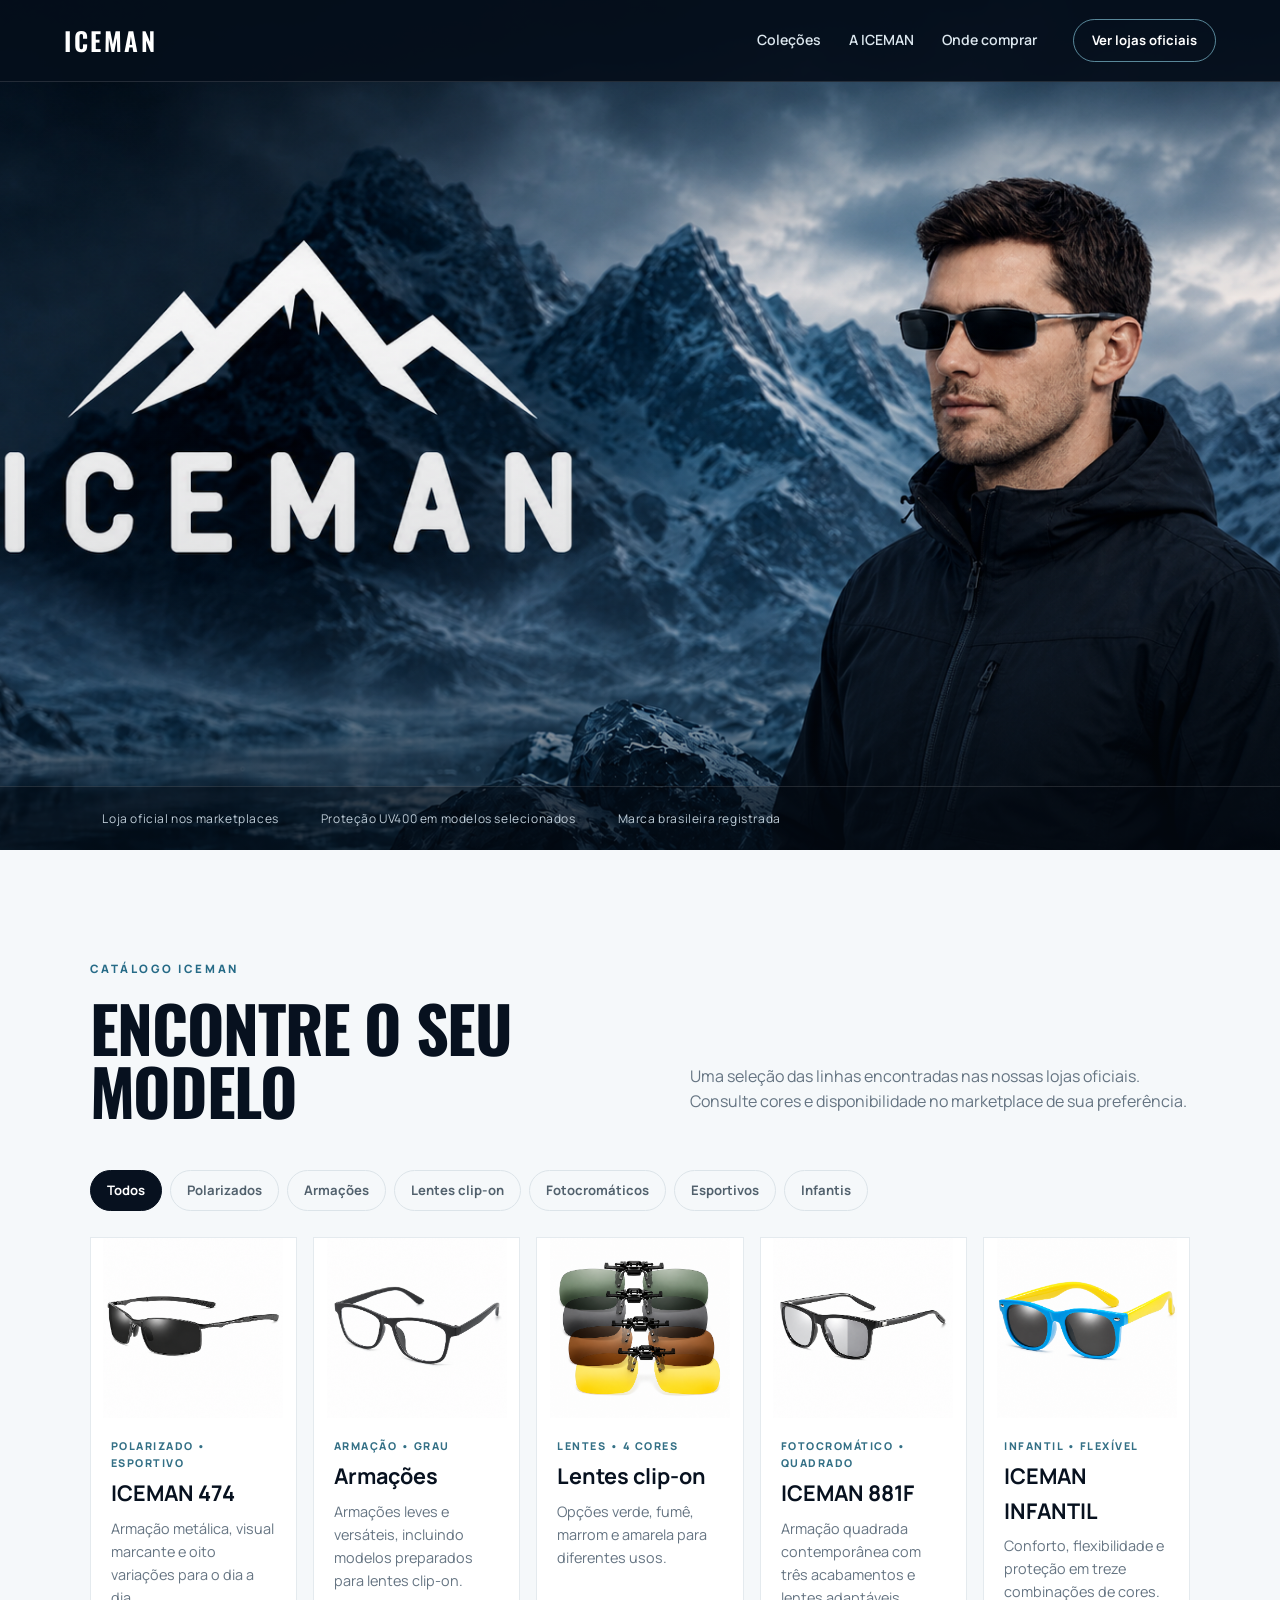
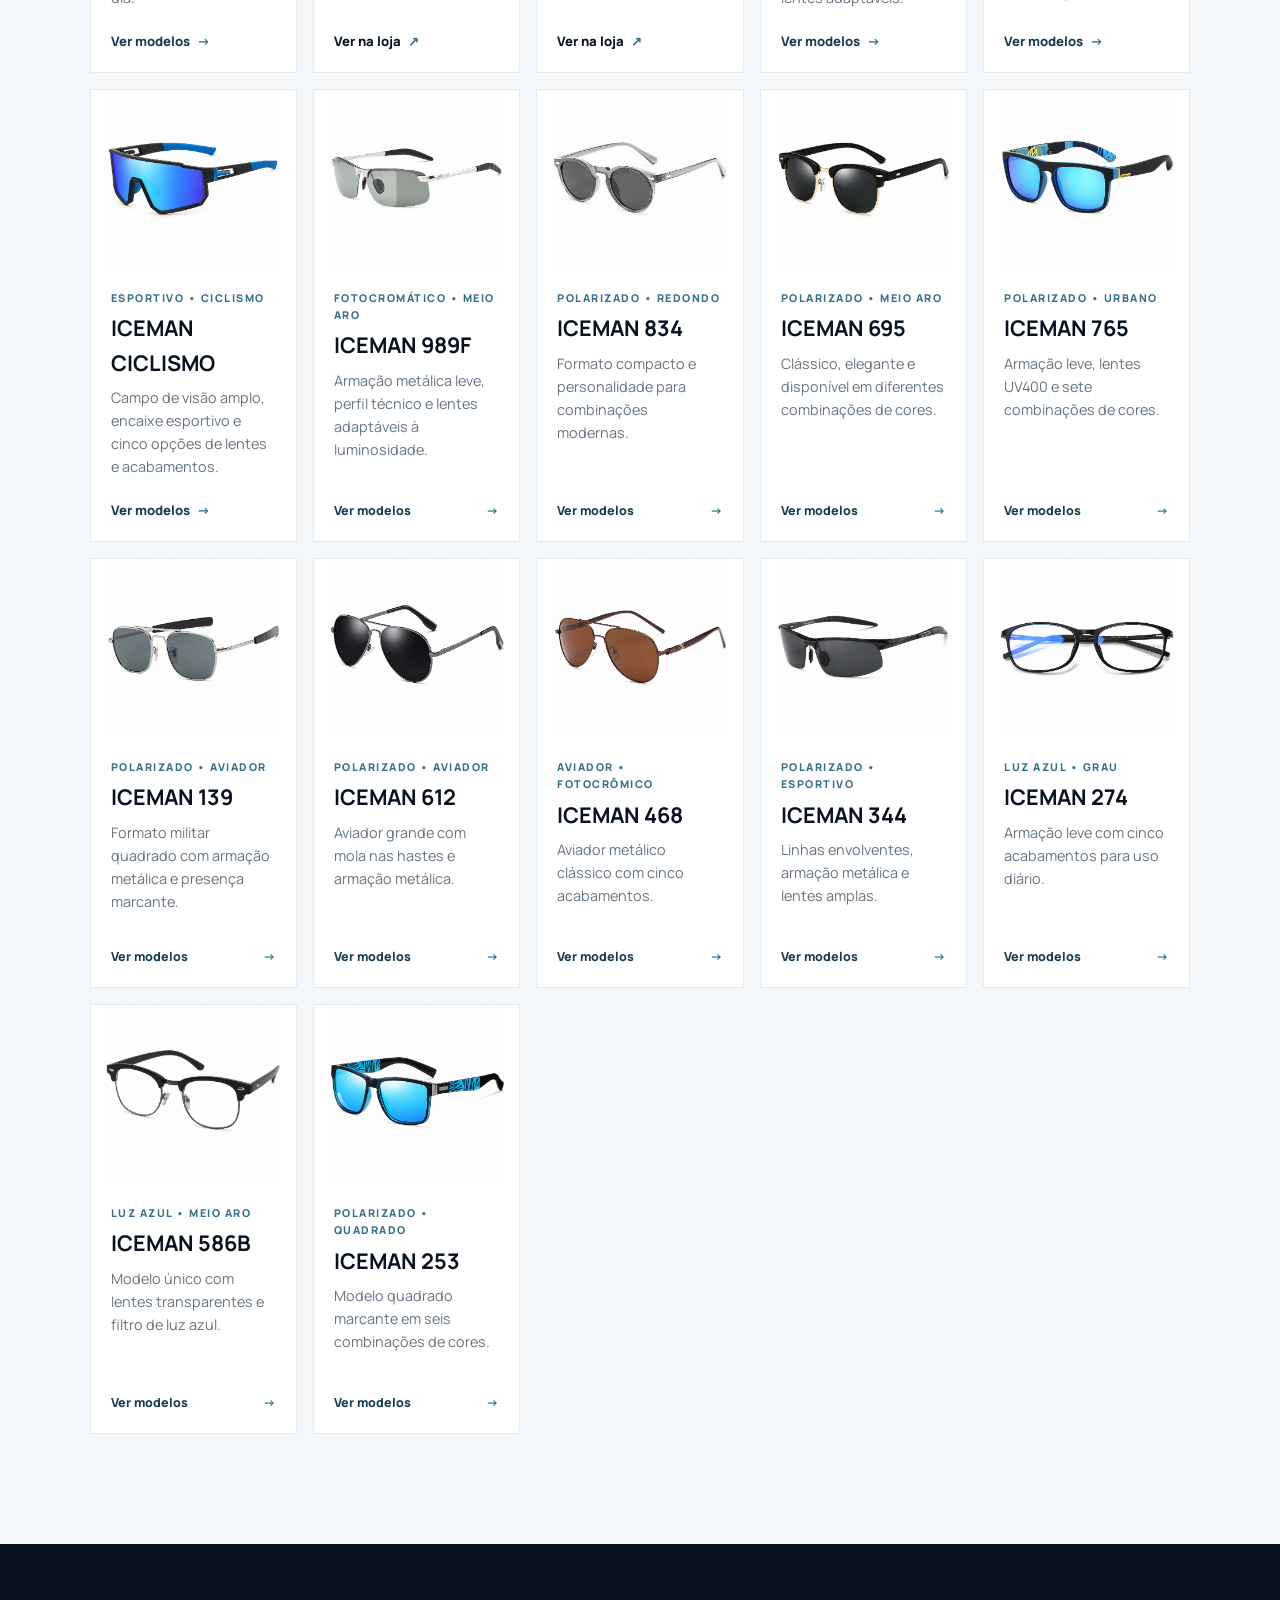
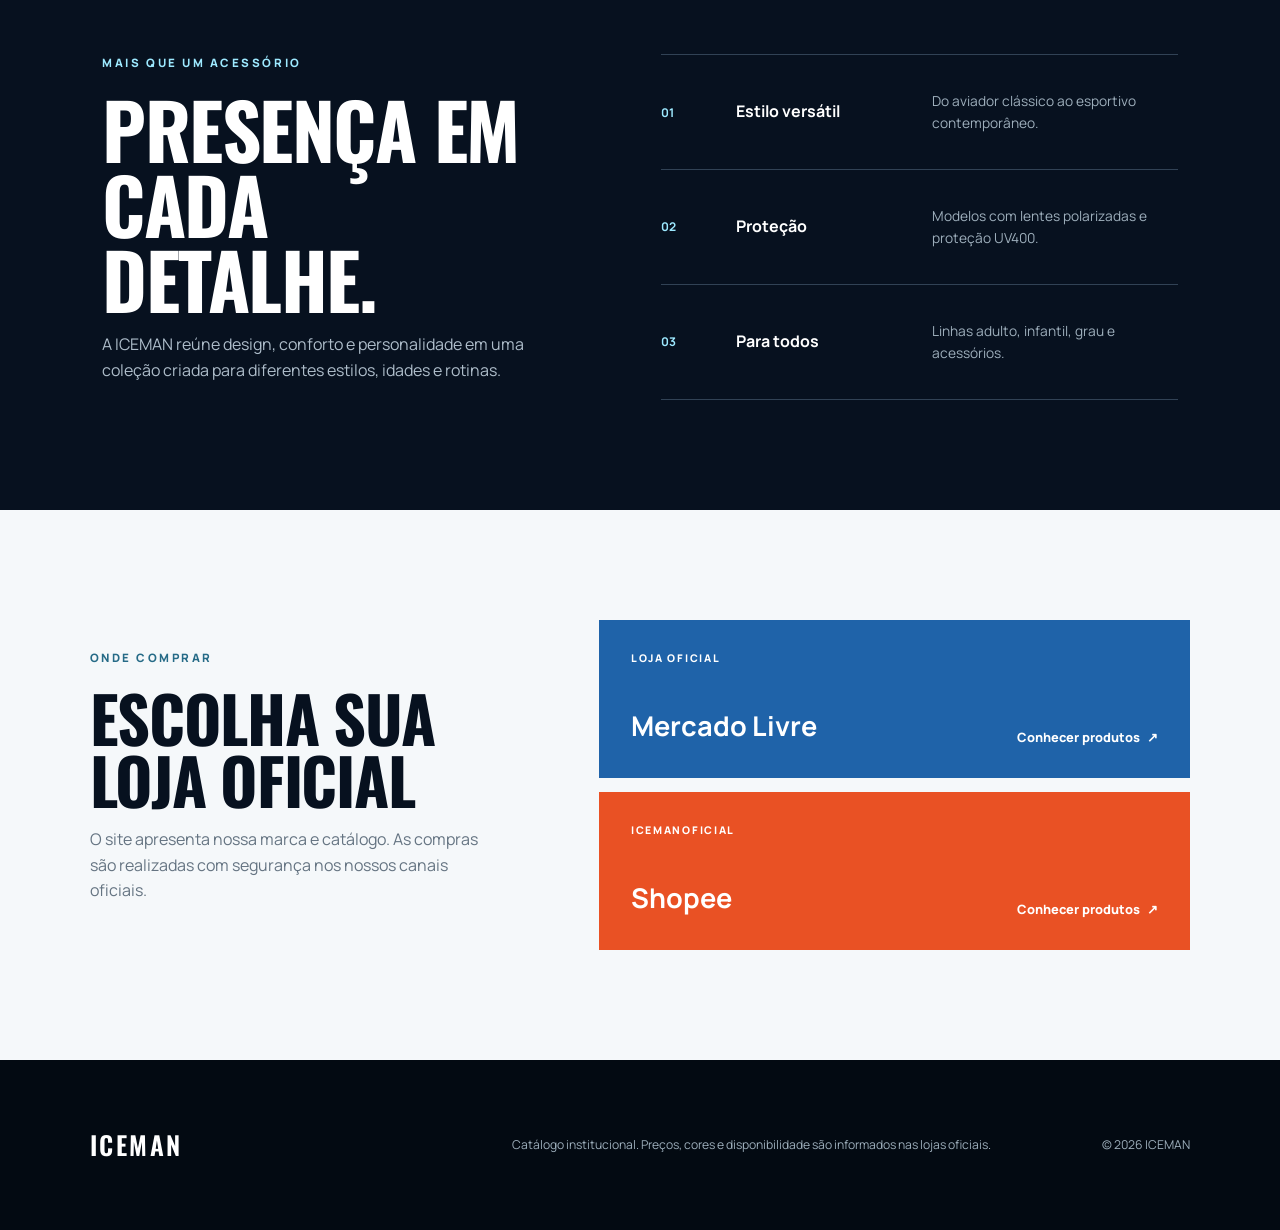
<file: index.html>
<!doctype html>
<html lang="pt-BR">
<head>
  <meta charset="utf-8">
  <meta name="viewport" content="width=device-width, initial-scale=1">
  <meta name="description" content="Conheça a ICEMAN: óculos de sol, polarizados, fotocromáticos, esportivos, infantis e clip-on. Encontre nossos produtos nas lojas oficiais.">
  <meta name="theme-color" content="#07111f">
  <title>ICEMAN</title>
  <link rel="preconnect" href="https://fonts.googleapis.com">
  <link rel="preconnect" href="https://fonts.gstatic.com" crossorigin>
  <link href="https://fonts.googleapis.com/css2?family=Manrope:wght@400;500;600;700;800&family=Oswald:wght@500;600&display=swap" rel="stylesheet">
  <link rel="icon" type="image/jpeg" href="favicon.jpeg">
  <link rel="stylesheet" href="styles.css">
  <link rel="stylesheet" href="catalog.css">
  <link rel="stylesheet" href="enhancements.css">
</head>
<body>
  <header class="site-header" id="topo">
    <a class="brand" href="#topo" aria-label="ICEMAN — início">
      <span class="brand-word">ICEMAN</span>
    </a>
    <button class="menu-toggle" type="button" aria-expanded="false" aria-controls="nav">Menu</button>
    <nav id="nav" aria-label="Navegação principal">
      <a href="#colecoes">Coleções</a>
      <a href="#diferenciais">A ICEMAN</a>
      <a href="#onde-comprar">Onde comprar</a>
    </nav>
    <a class="header-cta" href="#onde-comprar">Ver lojas oficiais</a>
  </header>

  <main>
    <section class="hero" aria-labelledby="hero-title">
      <img class="hero-image" src="hero-iceman-montanhas-v2.png" alt="Homem usando óculos ICEMAN diante de uma paisagem de montanhas">
      <img class="hero-mobile-logo" src="favicon.jpeg" alt="ICEMAN">
      <div class="hero-overlay"></div>
      <div class="hero-content">
        <span class="eyebrow">DESIGN • CONFORTO • PERSONALIDADE</span>
        <h1 id="hero-title">Seu estilo.<br><span>Sua visão.</span></h1>
        <p>Óculos para acompanhar todos os seus momentos — do clássico ao esportivo, com proteção e presença.</p>
        <div class="hero-actions">
          <a class="button primary" href="#colecoes">Explorar catálogo</a>
          <a class="button secondary" href="#onde-comprar">Onde comprar</a>
        </div>
      </div>
      <div class="hero-foot">
        <span>Loja oficial nos marketplaces</span>
        <span>Proteção UV400 em modelos selecionados</span>
        <span>Marca brasileira registrada</span>
      </div>
    </section>

    <section class="catalog section" id="colecoes" aria-labelledby="catalog-title">
      <div class="section-heading">
        <div>
          <span class="eyebrow dark">CATÁLOGO ICEMAN</span>
          <h2 id="catalog-title">Encontre o seu modelo</h2>
        </div>
        <p>Uma seleção das linhas encontradas nas nossas lojas oficiais. Consulte cores e disponibilidade no marketplace de sua preferência.</p>
      </div>

      <div class="filters" role="group" aria-label="Filtrar catálogo">
        <button class="filter active" type="button" data-filter="todos" aria-pressed="true">Todos</button><button class="filter" type="button" data-filter="polarizado" aria-pressed="false">Polarizados</button><button class="filter" type="button" data-filter="armacao" aria-pressed="false">Armações</button><button class="filter" type="button" data-filter="lentes-clipon" aria-pressed="false">Lentes clip-on</button><button class="filter" type="button" data-filter="fotocromatico" aria-pressed="false">Fotocromáticos</button><button class="filter" type="button" data-filter="esportivo" aria-pressed="false">Esportivos</button><button class="filter" type="button" data-filter="infantil" aria-pressed="false">Infantis</button>
      </div>
      <div class="product-grid" aria-live="polite">
        <article class="product-card" data-category="polarizado"><div class="card-art photo-art"><img src="products/474/05-preto.png" alt="Óculos polarizado preto ICEMAN 474"></div><div class="card-copy"><span class="product-type">Polarizado • Esportivo</span><h3>ICEMAN 474</h3><p>Armação metálica, visual marcante e oito variações para o dia a dia.</p><a class="card-detail-link" href="produto/?modelo=474">Ver modelos <span aria-hidden="true">→</span></a></div></article>
        <article class="product-card" data-category="armacao"><div class="card-art photo-art"><img src="products/catalog/iceman-armacao-clipon.png" alt="Armação de grau preta ICEMAN para sistema clip-on"></div><div class="card-copy"><span class="product-type">Armação • Grau</span><h3>Armações</h3><p>Armações leves e versáteis, incluindo modelos preparados para lentes clip-on.</p><a href="https://shopee.com.br/icemanoficial" target="_blank" rel="noopener">Ver na loja <span aria-hidden="true">↗</span></a></div></article>
        <article class="product-card" data-category="lentes-clipon"><div class="card-art photo-art"><img src="products/catalog/iceman-lentes-clipon.png" alt="Conjunto de lentes clip-on ICEMAN em quatro cores"></div><div class="card-copy"><span class="product-type">Lentes • 4 cores</span><h3>Lentes clip-on</h3><p>Opções verde, fumê, marrom e amarela para diferentes usos.</p><a href="https://shopee.com.br/icemanoficial" target="_blank" rel="noopener">Ver na loja <span aria-hidden="true">↗</span></a></div></article>
        <article class="product-card" data-category="fotocromatico"><div class="card-art photo-art"><img src="products/881F/03-preto.png" alt="Óculos fotocromático preto ICEMAN 881F"></div><div class="card-copy"><span class="product-type">Fotocromático • Quadrado</span><h3>ICEMAN 881F</h3><p>Armação quadrada contemporânea com três acabamentos e lentes adaptáveis.</p><a class="card-detail-link" href="produto/?modelo=881F">Ver modelos <span aria-hidden="true">→</span></a></div></article>
        <article class="product-card" data-category="infantil polarizado"><div class="card-art photo-art"><img src="products/infantil/01-azul-amarelo.png" alt="Óculos ICEMAN INFANTIL azul e amarelo"></div><div class="card-copy"><span class="product-type">Infantil • Flexível</span><h3>ICEMAN INFANTIL</h3><p>Conforto, flexibilidade e proteção em treze combinações de cores.</p><a class="card-detail-link" href="produto/?modelo=476">Ver modelos <span aria-hidden="true">→</span></a></div></article>
        <article class="product-card" data-category="esportivo polarizado fotocromatico"><div class="card-art photo-art"><img src="products/ciclismo/02-azul-claro.png" alt="Óculos ICEMAN CICLISMO azul"></div><div class="card-copy"><span class="product-type">Esportivo • Ciclismo</span><h3>ICEMAN CICLISMO</h3><p>Campo de visão amplo, encaixe esportivo e cinco opções de lentes e acabamentos.</p><a class="card-detail-link" href="produto/?modelo=ciclismo">Ver modelos <span aria-hidden="true">→</span></a></div></article>
        <article class="product-card" data-category="fotocromatico esportivo"><a class="product-card-link" href="produto/?modelo=989F"><div class="card-art photo-art"><img src="products/989F/01-prateado.png" alt="Óculos meio aro metálico ICEMAN 989F prateado"></div><div class="card-copy"><span class="product-type">Fotocromático • Meio aro</span><h3>ICEMAN 989F</h3><p>Armação metálica leve, perfil técnico e lentes adaptáveis à luminosidade.</p><span class="card-detail-link">Ver modelos <b aria-hidden="true">→</b></span></div></a></article>
        <article class="product-card" data-category="polarizado"><a class="product-card-link" href="produto/?modelo=834"><div class="card-art photo-art"><img src="products/834/02-transparente.png" alt="Óculos redondo transparente ICEMAN 834"></div><div class="card-copy"><span class="product-type">Polarizado • Redondo</span><h3>ICEMAN 834</h3><p>Formato compacto e personalidade para combinações modernas.</p><span class="card-detail-link">Ver modelos <b aria-hidden="true">→</b></span></div></a></article>
        <article class="product-card" data-category="polarizado"><a class="product-card-link" href="produto/?modelo=695"><div class="card-art photo-art"><img src="products/695/01-preto-lente-preta.png" alt="Óculos ICEMAN 695 preto com lente preta"></div><div class="card-copy"><span class="product-type">Polarizado • Meio aro</span><h3>ICEMAN 695</h3><p>Clássico, elegante e disponível em diferentes combinações de cores.</p><span class="card-detail-link">Ver modelos <b aria-hidden="true">→</b></span></div></a></article>
        <article class="product-card" data-category="polarizado esportivo fotocromatico"><a class="product-card-link" href="produto/?modelo=765"><div class="card-art photo-art"><img src="products/765/04-azul.png" alt="Óculos ICEMAN 765 azul espelhado"></div><div class="card-copy"><span class="product-type">Polarizado • Urbano</span><h3>ICEMAN 765</h3><p>Armação leve, lentes UV400 e sete combinações de cores.</p><span class="card-detail-link">Ver modelos <b aria-hidden="true">→</b></span></div></a></article>
        <article class="product-card" data-category="polarizado"><a class="product-card-link" href="produto/?modelo=139"><div class="card-art photo-art"><img src="products/139/01-prateado.png" alt="Óculos aviador quadrado ICEMAN 139 prateado"></div><div class="card-copy"><span class="product-type">Polarizado • Aviador</span><h3>ICEMAN 139</h3><p>Formato militar quadrado com armação metálica e presença marcante.</p><span class="card-detail-link">Ver modelos <b aria-hidden="true">→</b></span></div></a></article>
        <article class="product-card" data-category="polarizado"><a class="product-card-link" href="produto/?modelo=612"><div class="card-art photo-art"><img src="products/612/01-cinza-chumbo.png" alt="Óculos aviador ICEMAN 612 cinza chumbo"></div><div class="card-copy"><span class="product-type">Polarizado • Aviador</span><h3>ICEMAN 612</h3><p>Aviador grande com mola nas hastes e armação metálica.</p><span class="card-detail-link">Ver modelos <b aria-hidden="true">→</b></span></div></a></article>
        <article class="product-card" data-category="polarizado fotocromatico"><a class="product-card-link" href="produto/?modelo=468"><div class="card-art photo-art"><img src="products/468/01-marrom.png" alt="Óculos aviador ICEMAN 468 marrom"></div><div class="card-copy"><span class="product-type">Aviador • Fotocrômico</span><h3>ICEMAN 468</h3><p>Aviador metálico clássico com cinco acabamentos.</p><span class="card-detail-link">Ver modelos <b aria-hidden="true">→</b></span></div></a></article>
        <article class="product-card" data-category="polarizado esportivo"><a class="product-card-link" href="produto/?modelo=344"><div class="card-art photo-art"><img src="products/344/01-preto.png" alt="Óculos esportivo ICEMAN 344 preto"></div><div class="card-copy"><span class="product-type">Polarizado • Esportivo</span><h3>ICEMAN 344</h3><p>Linhas envolventes, armação metálica e lentes amplas.</p><span class="card-detail-link">Ver modelos <b aria-hidden="true">→</b></span></div></a></article>
        <article class="product-card" data-category="armacao luz-azul"><a class="product-card-link" href="produto/?modelo=274"><div class="card-art photo-art"><img src="products/274/01-preto-fosco.png" alt="Óculos de luz azul ICEMAN 274 preto fosco"></div><div class="card-copy"><span class="product-type">Luz azul • Grau</span><h3>ICEMAN 274</h3><p>Armação leve com cinco acabamentos para uso diário.</p><span class="card-detail-link">Ver modelos <b aria-hidden="true">→</b></span></div></a></article>
        <article class="product-card" data-category="armacao luz-azul"><a class="product-card-link" href="produto/?modelo=586B"><div class="card-art photo-art"><img src="products/586B/01-principal.png" alt="Óculos de luz azul ICEMAN 586B preto"></div><div class="card-copy"><span class="product-type">Luz azul • Meio aro</span><h3>ICEMAN 586B</h3><p>Modelo único com lentes transparentes e filtro de luz azul.</p><span class="card-detail-link">Ver modelos <b aria-hidden="true">→</b></span></div></a></article>
        <article class="product-card" data-category="polarizado"><a class="product-card-link" href="produto/?modelo=253"><div class="card-art photo-art"><img src="products/253/01-azul.png" alt="Óculos polarizado quadrado ICEMAN 253 azul"></div><div class="card-copy"><span class="product-type">Polarizado • Quadrado</span><h3>ICEMAN 253</h3><p>Modelo quadrado marcante em seis combinações de cores.</p><span class="card-detail-link">Ver modelos <b aria-hidden="true">→</b></span></div></a></article>
      </div>
    </section>

    <section class="manifesto" id="diferenciais" aria-labelledby="manifesto-title">
      <div class="manifesto-copy">
        <span class="eyebrow">MAIS QUE UM ACESSÓRIO</span>
        <h2 id="manifesto-title">Presença em<br>cada detalhe.</h2>
        <p>A ICEMAN reúne design, conforto e personalidade em uma coleção criada para diferentes estilos, idades e rotinas.</p>
      </div>
      <div class="benefits">
        <div><strong>01</strong><h3>Estilo versátil</h3><p>Do aviador clássico ao esportivo contemporâneo.</p></div>
        <div><strong>02</strong><h3>Proteção</h3><p>Modelos com lentes polarizadas e proteção UV400.</p></div>
        <div><strong>03</strong><h3>Para todos</h3><p>Linhas adulto, infantil, grau e acessórios.</p></div>
      </div>
    </section>

    <section class="stores section" id="onde-comprar" aria-labelledby="stores-title">
      <div class="stores-intro">
        <span class="eyebrow dark">ONDE COMPRAR</span>
        <h2 id="stores-title">Escolha sua loja oficial</h2>
        <p>O site apresenta nossa marca e catálogo. As compras são realizadas com segurança nos nossos canais oficiais.</p>
      </div>
      <div class="store-links">
        <a class="store-card ml" href="https://www.mercadolivre.com.br/loja/iceman" target="_blank" rel="noopener">
          <span class="store-label">LOJA OFICIAL</span><strong>Mercado Livre</strong><span>Conhecer produtos <b aria-hidden="true">↗</b></span>
        </a>
        <a class="store-card shopee" href="https://shopee.com.br/icemanoficial" target="_blank" rel="noopener">
          <span class="store-label">ICEMANOFICIAL</span><strong>Shopee</strong><span>Conhecer produtos <b aria-hidden="true">↗</b></span>
        </a>
      </div>
    </section>
  </main>

  <footer>
    <a class="brand footer-brand" href="#topo"><span class="brand-word">ICEMAN</span></a>
    <p>Catálogo institucional. Preços, cores e disponibilidade são informados nas lojas oficiais.</p>
    <span>© <span id="year"></span> ICEMAN</span>
  </footer>
  <script src="app.js"></script>
</body>
</html>
</file>
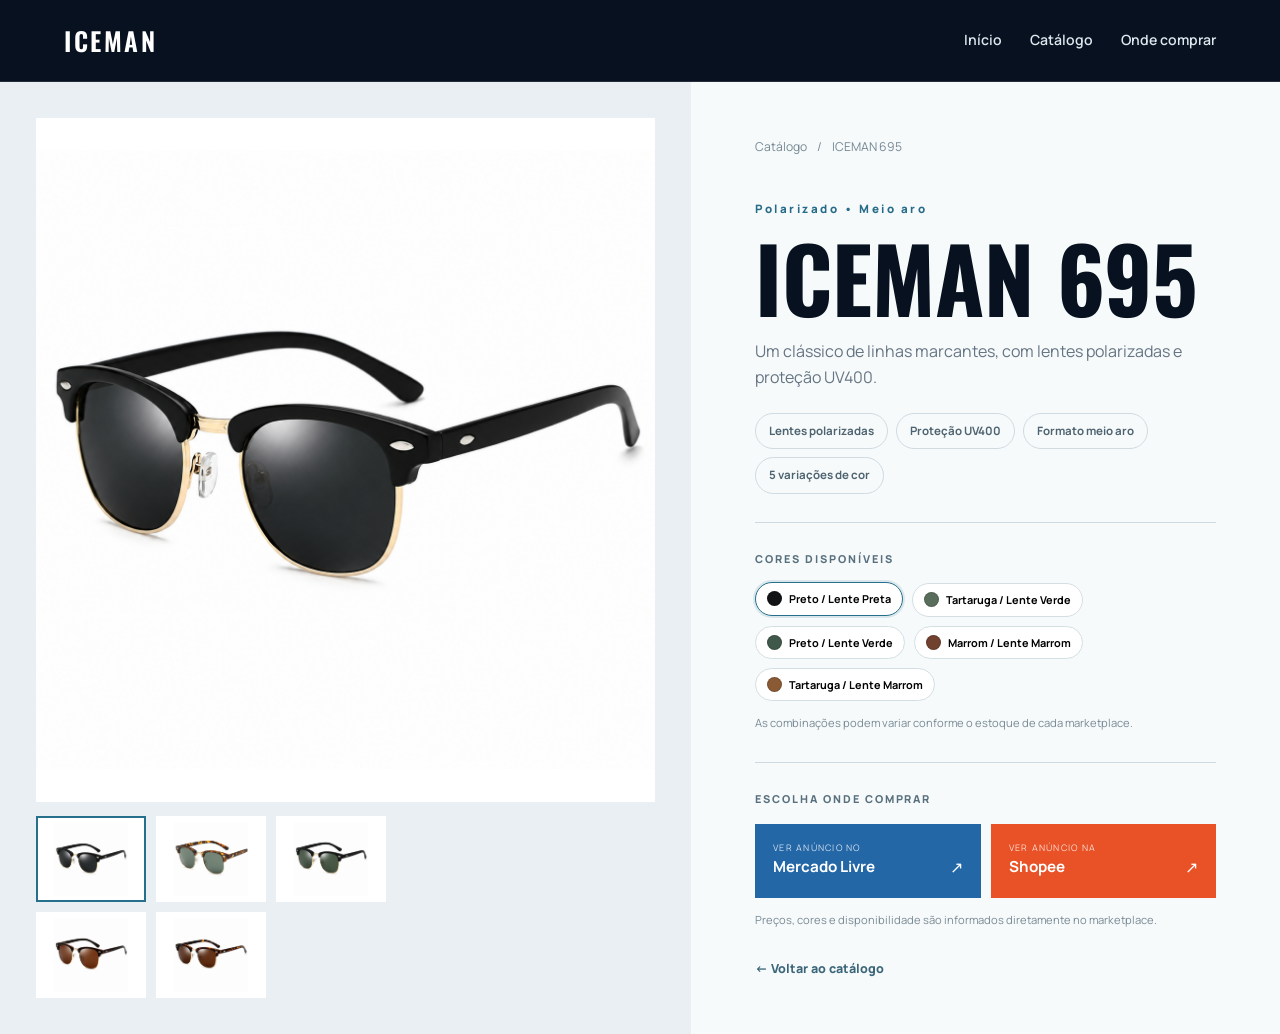
<file: produto/index.html>
<!doctype html><html lang="pt-BR"><head><meta charset="utf-8"><meta name="viewport" content="width=device-width, initial-scale=1"><meta name="description" content="Fotos, cores e canais oficiais dos óculos ICEMAN."><meta name="theme-color" content="#07111f"><title>ICEMAN</title><link rel="preconnect" href="https://fonts.googleapis.com"><link rel="preconnect" href="https://fonts.gstatic.com" crossorigin><link href="https://fonts.googleapis.com/css2?family=Manrope:wght@400;500;600;700;800&family=Oswald:wght@500;600&display=swap" rel="stylesheet"><link rel="icon" type="image/jpeg" href="../favicon.jpeg"><link rel="stylesheet" href="../styles.css"><link rel="stylesheet" href="../catalog.css"><link rel="stylesheet" href="../enhancements.css"></head>
<body class="inner-page product-page-body"><header class="site-header inner-header"><a class="brand" href="../"><span class="brand-word">ICEMAN</span></a><button class="menu-toggle" type="button" aria-expanded="false" aria-controls="nav">Menu</button><nav id="nav" aria-label="Navegação principal"><a href="../">Início</a><a href="../#colecoes">Catálogo</a><a href="../#onde-comprar">Onde comprar</a></nav></header>
<main class="product-detail"><section class="gallery-panel"><div class="gallery-main"><img id="main-image" src="" alt=""></div><div class="gallery-thumbs" id="gallery-thumbs"></div></section><section class="product-information"><div class="detail-breadcrumb"><a href="../#colecoes">Catálogo</a><span>/</span><span id="breadcrumb-model">Modelo</span></div><span class="eyebrow dark" id="product-label">ICEMAN</span><h1 id="product-name">Modelo ICEMAN</h1><p class="product-description" id="product-description"></p><ul class="detail-list" id="detail-list"></ul><div class="color-block" id="color-block"><span>CORES DISPONÍVEIS</span><div class="color-list" id="color-list"></div><p>As combinações podem variar conforme o estoque de cada marketplace.</p></div><div class="buy-block"><span>ESCOLHA ONDE COMPRAR</span><div class="market-buttons"><a class="market-button ml-button" id="ml-link" target="_blank" rel="noopener"><small>VER ANÚNCIO NO</small><strong>Mercado Livre</strong><b aria-hidden="true">↗</b></a><a class="market-button shopee-button" id="shopee-link" target="_blank" rel="noopener"><small>VER ANÚNCIO NA</small><strong>Shopee</strong><b aria-hidden="true">↗</b></a></div><p>Preços, cores e disponibilidade são informados diretamente no marketplace.</p></div><a class="back-catalog" href="../#colecoes">← Voltar ao catálogo</a></section></main>
<script src="../catalog-data.js"></script><script src="produto.js"></script><script src="../app.js"></script></body></html>
</file>
<file: styles.css>
:root{--ink:#07111f;--blue:#0e2c48;--ice:#9de9ff;--paper:#f5f8fa;--white:#fff;--muted:#657482;--line:#dce4e9;--orange:#f15a29}*{box-sizing:border-box}html{scroll-behavior:smooth}body{margin:0;background:var(--paper);color:var(--ink);font-family:Manrope,Arial,sans-serif;font-size:16px;line-height:1.6}a{color:inherit;text-decoration:none}button{font:inherit}.site-header{height:82px;padding:0 clamp(20px,5vw,76px);display:flex;align-items:center;gap:36px;background:rgba(5,14,27,.94);color:white;position:absolute;z-index:10;width:100%;border-bottom:1px solid rgba(255,255,255,.12)}.brand{display:inline-flex;align-items:flex-end;gap:8px;line-height:1}.brand-word{font-family:Oswald,sans-serif;font-size:1.6rem;font-weight:600;letter-spacing:.1em}.brand-tag{font-size:.54rem;letter-spacing:.23em;color:var(--ice);padding-bottom:3px}.site-header nav{margin-left:auto;display:flex;gap:28px}.site-header nav a{font-size:.88rem;font-weight:600;color:#dce7ef}.site-header nav a:hover{color:var(--ice)}.header-cta{border:1px solid rgba(157,233,255,.55);padding:10px 18px;border-radius:999px;font-size:.82rem;font-weight:700}.menu-toggle{display:none;background:none;border:1px solid #385269;color:white;border-radius:999px;padding:7px 14px}.hero{height:min(850px,100vh);min-height:700px;position:relative;display:flex;align-items:center;color:white;overflow:hidden;background:#07111f}.hero-image{position:absolute;inset:0;width:100%;height:100%;object-fit:cover;object-position:center}.hero-overlay{position:absolute;inset:0;background:linear-gradient(90deg,rgba(2,9,18,.95) 0%,rgba(3,12,24,.78) 37%,rgba(3,10,18,.12) 72%),linear-gradient(0deg,rgba(3,10,18,.6),transparent 35%)}.hero-content{position:relative;z-index:1;width:min(700px,80%);margin-left:clamp(24px,8vw,130px);padding-top:50px}.eyebrow{display:block;font-size:.72rem;font-weight:800;letter-spacing:.22em;color:var(--ice);margin-bottom:18px}.eyebrow.dark{color:#266b87}.hero h1,.section h2,.manifesto h2{font-family:Oswald,sans-serif;text-transform:uppercase;line-height:.98;margin:0;letter-spacing:-.02em}.hero h1{font-size:clamp(4rem,8.2vw,8rem)}.hero h1 span{color:var(--ice)}.hero-content p{max-width:570px;font-size:clamp(1rem,1.35vw,1.2rem);color:#d5e1e9;margin:24px 0 34px}.hero-actions{display:flex;gap:13px;flex-wrap:wrap}.button{padding:13px 23px;border-radius:4px;font-size:.88rem;font-weight:800}.button.primary{background:var(--ice);color:var(--ink)}.button.secondary{border:1px solid rgba(255,255,255,.45);color:white}.hero-foot{position:absolute;z-index:1;bottom:0;left:0;right:0;padding:22px clamp(24px,8vw,130px);display:flex;gap:42px;color:#bfcdd8;font-size:.75rem;letter-spacing:.05em;border-top:1px solid rgba(255,255,255,.12);background:rgba(3,10,18,.36)}.section{padding:110px clamp(20px,7vw,112px)}.section-heading{display:flex;justify-content:space-between;align-items:end;gap:40px;margin-bottom:48px}.section-heading h2,.stores h2{font-size:clamp(2.7rem,5vw,5.4rem)}.section-heading p{max-width:500px;color:var(--muted);margin:0 0 7px}.filters{display:flex;gap:8px;flex-wrap:wrap;margin-bottom:26px}.filter{border:1px solid var(--line);background:transparent;border-radius:999px;padding:9px 16px;color:#52616d;font-size:.82rem;font-weight:700;cursor:pointer}.filter.active,.filter:hover{background:var(--ink);color:white;border-color:var(--ink)}.product-grid{display:grid;grid-template-columns:repeat(3,1fr);gap:16px}.product-card{background:white;border:1px solid #e4eaee;min-height:430px;display:flex;flex-direction:column;transition:.25s ease}.product-card:hover{transform:translateY(-4px);box-shadow:0 18px 45px rgba(7,17,31,.09)}.card-art{height:210px;position:relative;overflow:hidden;background:linear-gradient(135deg,#d9eef6,#f6fbfd)}.card-art:before{content:"";position:absolute;width:180px;height:180px;border-radius:50%;background:rgba(255,255,255,.52);right:-35px;top:-55px}.card-art:after{content:"";position:absolute;width:170px;height:2px;background:#a6c7d5;left:50%;top:51%;transform:translateX(-50%)}.card-art span,.card-art span:before{position:absolute;display:block;border:8px solid #122233;width:88px;height:53px;border-radius:25px 25px 32px 32px;top:76px;z-index:1}.card-art span{left:calc(50% - 94px)}.card-art span:before{content:"";left:88px;top:-8px}.card-art span:after{content:"";position:absolute;left:77px;top:13px;width:19px;border-top:7px solid #122233}.card-art.aviator{background:linear-gradient(135deg,#ccdbe3,#eff5f7)}.card-art.aviator span,.card-art.aviator span:before{border-width:5px;border-radius:45% 45% 55% 55%;height:68px}.card-art.clipon{background:linear-gradient(135deg,#d6e5ff,#eef3ff)}.card-art.clipon span,.card-art.clipon span:before{border-color:#354a78}.card-art.photochromic{background:linear-gradient(135deg,#d4e8ec,#90b5c3)}.card-art.photochromic span,.card-art.photochromic span:before{background:linear-gradient(135deg,rgba(10,28,39,.08),rgba(10,28,39,.6))}.card-art.kids{background:linear-gradient(135deg,#a4e1f4,#e7f8fd)}.card-art.kids span,.card-art.kids span:before{border-color:#14617c;border-radius:38%;transform:scale(.85)}.card-art.sport{background:linear-gradient(135deg,#9fbed2,#dfeaf0)}.card-art.sport span{width:190px;height:72px;left:calc(50% - 95px);border-radius:12px 12px 48px 48px;background:rgba(17,38,58,.6)}.card-art.sport span:before,.card-art.sport span:after{display:none}.card-art.round{background:linear-gradient(135deg,#d7c9b7,#f3ede6)}.card-art.round span,.card-art.round span:before{border-radius:50%;height:78px;width:78px}.card-art.round span:before{left:83px}.card-art.round span:after{left:69px;width:24px}.card-copy{padding:24px;display:flex;flex-direction:column;flex:1}.product-type{font-size:.67rem;letter-spacing:.14em;font-weight:800;color:#347086;text-transform:uppercase}.card-copy h3{font-size:1.55rem;margin:4px 0 6px}.card-copy p{font-size:.9rem;color:var(--muted);margin:0 0 22px}.card-copy a{margin-top:auto;font-size:.82rem;font-weight:800}.card-copy a span{color:#347086;margin-left:4px}.product-card.is-hidden{display:none}.manifesto{background:var(--ink);color:white;padding:110px clamp(20px,8vw,130px);display:grid;grid-template-columns:1fr 1.2fr;gap:10vw}.manifesto h2{font-size:clamp(3rem,6vw,6.5rem)}.manifesto-copy p{color:#aebdca;max-width:500px}.benefits{display:grid;grid-template-columns:1fr;border-top:1px solid #314255}.benefits>div{display:grid;grid-template-columns:55px 1fr 1.4fr;align-items:center;gap:20px;border-bottom:1px solid #314255;padding:28px 0}.benefits strong{color:var(--ice);font-size:.75rem}.benefits h3{font-size:1rem;margin:0}.benefits p{font-size:.86rem;color:#9eafbc;margin:0}.stores{display:grid;grid-template-columns:.8fr 1.2fr;gap:9vw;align-items:center}.stores-intro p{color:var(--muted);max-width:500px}.store-links{display:grid;gap:14px}.store-card{padding:30px 32px;min-height:158px;display:grid;grid-template-columns:1fr auto;align-items:end;color:white;transition:.2s}.store-card:hover{transform:translateX(5px)}.store-card strong{font-size:1.7rem}.store-card>span:last-child{font-size:.8rem;font-weight:800}.store-label{grid-column:1/-1;font-size:.66rem;font-weight:800;letter-spacing:.16em;align-self:start}.store-card.ml{background:#1f63a9}.store-card.shopee{background:#e95124}.store-card b{margin-left:4px}footer{background:#030a12;color:#9daebb;min-height:170px;padding:48px clamp(20px,7vw,112px);display:grid;grid-template-columns:1fr 2fr auto;gap:40px;align-items:center;font-size:.76rem}.footer-brand{color:white}.footer-brand .brand-tag{color:var(--ice)}footer p{text-align:center}@media(max-width:900px){.site-header{height:68px}.site-header nav{position:absolute;top:68px;left:0;right:0;margin:0;background:#07111f;padding:18px 24px;display:none;flex-direction:column}.site-header nav.open{display:flex}.header-cta{display:none}.menu-toggle{display:block;margin-left:auto}.hero{min-height:760px}.hero-image{object-position:60% center}.hero-overlay{background:linear-gradient(90deg,rgba(2,9,18,.94),rgba(3,12,24,.58)),linear-gradient(0deg,rgba(3,10,18,.72),transparent)}.hero-content{margin-left:24px;width:calc(100% - 48px)}.hero-foot{padding:16px 24px;gap:15px;flex-wrap:wrap}.section{padding:78px 20px}.section-heading{display:block}.section-heading p{margin-top:20px}.product-grid{grid-template-columns:repeat(2,1fr)}.manifesto{grid-template-columns:1fr;padding:78px 24px}.stores{grid-template-columns:1fr}.benefits>div{grid-template-columns:36px 1fr}.benefits p{grid-column:2}footer{grid-template-columns:1fr;text-align:center;gap:15px}footer p{text-align:center;margin:0}}@media(max-width:590px){.hero h1{font-size:3.9rem}.hero-content p{font-size:1rem}.hero-foot span{width:100%}.product-grid{grid-template-columns:1fr}.product-card{min-height:400px}.section-heading h2,.stores h2{font-size:2.9rem}.filters{flex-wrap:nowrap;overflow-x:auto;padding-bottom:8px}.filter{white-space:nowrap}.benefits>div{padding:22px 0}.store-card{grid-template-columns:1fr}.store-card>span:last-child{margin-top:15px}.manifesto h2{font-size:3.8rem}}
</file>
<file: catalog.css>
.product-card-link{display:flex;flex-direction:column;height:100%}.photo-art{background:#f4f7f8}.photo-art:before,.photo-art:after{display:none}.photo-art img{width:100%;height:100%;object-fit:contain;display:block}.card-detail-link{margin-top:auto;font-size:.78rem;font-weight:800;color:#183d50}.card-detail-link b{float:right;color:#27708b}.inner-page{background:#edf3f6}.inner-header{position:relative;background:#07111f}.product-page-body{background:#07111f}.product-detail{min-height:calc(100vh - 82px);display:grid;grid-template-columns:1.08fr .92fr}.gallery-panel{background:#e9eff2;padding:36px;display:grid;grid-template-rows:minmax(0,1fr) auto;gap:14px;min-width:0}.gallery-main{background:white;min-height:590px;display:grid;place-items:center;overflow:hidden}.gallery-main img{width:100%;height:100%;max-height:690px;object-fit:contain}.gallery-thumbs{display:grid;grid-template-columns:repeat(3,110px);gap:10px}.gallery-thumb{height:86px;border:2px solid transparent;background:white;padding:4px;cursor:pointer}.gallery-thumb.active{border-color:#27708b}.gallery-thumb img{width:100%;height:100%;object-fit:contain}.product-information{background:#f7fafb;padding:55px clamp(30px,5vw,78px);display:flex;flex-direction:column;justify-content:center}.detail-breadcrumb{display:flex;gap:10px;font-size:.76rem;color:#748793;margin-bottom:44px}.detail-breadcrumb a:hover{color:#27708b}.product-information h1{font-family:Oswald,sans-serif;font-size:clamp(4rem,7vw,7rem);line-height:.9;margin:0;color:#07111f}.product-description{max-width:580px;color:#657482;font-size:1rem;margin:22px 0}.detail-list{padding:0;margin:0 0 28px;display:flex;flex-wrap:wrap;gap:8px;list-style:none}.detail-list li{border:1px solid #cfdbe1;border-radius:999px;padding:8px 13px;font-size:.72rem;font-weight:700;color:#4e6370}.color-block{border-top:1px solid #cfdae0;padding:22px 0}.color-block>span,.buy-block>span{font-size:.68rem;letter-spacing:.18em;font-weight:800;color:#58707e}.color-list{display:flex;flex-wrap:wrap;gap:9px;margin:13px 0}.color-item{display:inline-flex;align-items:center;gap:7px;border:1px solid #d4dfe4;background:white;border-radius:999px;padding:7px 11px;font-size:.68rem;font-weight:700}.color-item i{width:15px;height:15px;border-radius:50%;border:1px solid rgba(0,0,0,.15)}.color-block p,.buy-block p{font-size:.7rem;color:#788a95;margin:8px 0}.buy-block{border-top:1px solid #cfdae0;padding-top:22px}.market-buttons{display:grid;grid-template-columns:1fr 1fr;gap:10px;margin:13px 0}.market-button{color:white;padding:17px 18px;display:grid;grid-template-columns:1fr auto;transition:transform .2s ease}.market-button:hover{transform:translateY(-3px)}.market-button small{grid-column:1/-1;font-size:.56rem;letter-spacing:.14em;opacity:.8}.market-button strong{font-size:.95rem}.market-button b{font-weight:400}.ml-button{background:#2467a7}.shopee-button{background:#e95226}.back-catalog{margin-top:22px;font-size:.78rem;font-weight:800;color:#3b6679}
@media(max-width:900px){.product-detail{grid-template-columns:1fr}.gallery-main{min-height:470px}.product-information{padding:50px 24px}.gallery-panel{padding:20px}.gallery-thumbs{grid-template-columns:repeat(3,1fr)}}
@media(max-width:590px){.gallery-main{min-height:360px}.gallery-thumb{height:72px}.market-buttons{grid-template-columns:1fr}.product-information h1{font-size:4.3rem}}
</file>
<file: enhancements.css>
.hero-image{object-position:center center}
.hero-mobile-logo{display:none}
.hero-overlay{background:linear-gradient(0deg,rgba(3,10,18,.68) 0%,rgba(3,10,18,.12) 28%,rgba(3,10,18,.03) 68%,rgba(3,10,18,.28) 100%)}
.hero-content{display:none}
.photo-art,.photo-art img{background:#fff}
.color-item{cursor:pointer;transition:border-color .18s ease,box-shadow .18s ease,transform .18s ease}
.color-item:hover,.color-item:focus-visible,.color-item.active{border-color:#27708b;box-shadow:0 0 0 2px rgba(39,112,139,.14);transform:translateY(-1px)}
@media(max-width:900px){.hero{min-height:620px;height:72vh}.hero-image{object-position:64% center}.hero-overlay{background:linear-gradient(0deg,rgba(3,10,18,.76),rgba(3,10,18,.04) 55%,rgba(3,10,18,.3))}}
@media(max-width:590px){.hero{height:auto;min-height:0;padding:110px 24px 110px;display:grid;place-items:center;background:#fff}.hero-image,.hero-overlay{display:none}.hero-mobile-logo{display:block;width:min(78vw,330px);height:auto;object-fit:contain}.hero-foot{background:#07111f;color:#dce7ef;gap:4px;padding:12px 20px;font-size:.65rem;line-height:1.4}.hero-foot span{width:auto;flex:1 1 100%;text-align:center}}
.product-grid{grid-template-columns:repeat(5,minmax(0,1fr))}
.card-art{height:180px}
.card-copy{padding:20px}
.card-copy h3{font-size:1.35rem}
@media(max-width:1200px){.product-grid{grid-template-columns:repeat(4,minmax(0,1fr))}}
@media(max-width:900px){.product-grid{grid-template-columns:repeat(2,minmax(0,1fr))}.card-art{height:210px}}
@media(max-width:590px){.product-grid{grid-template-columns:1fr}}
</file>
